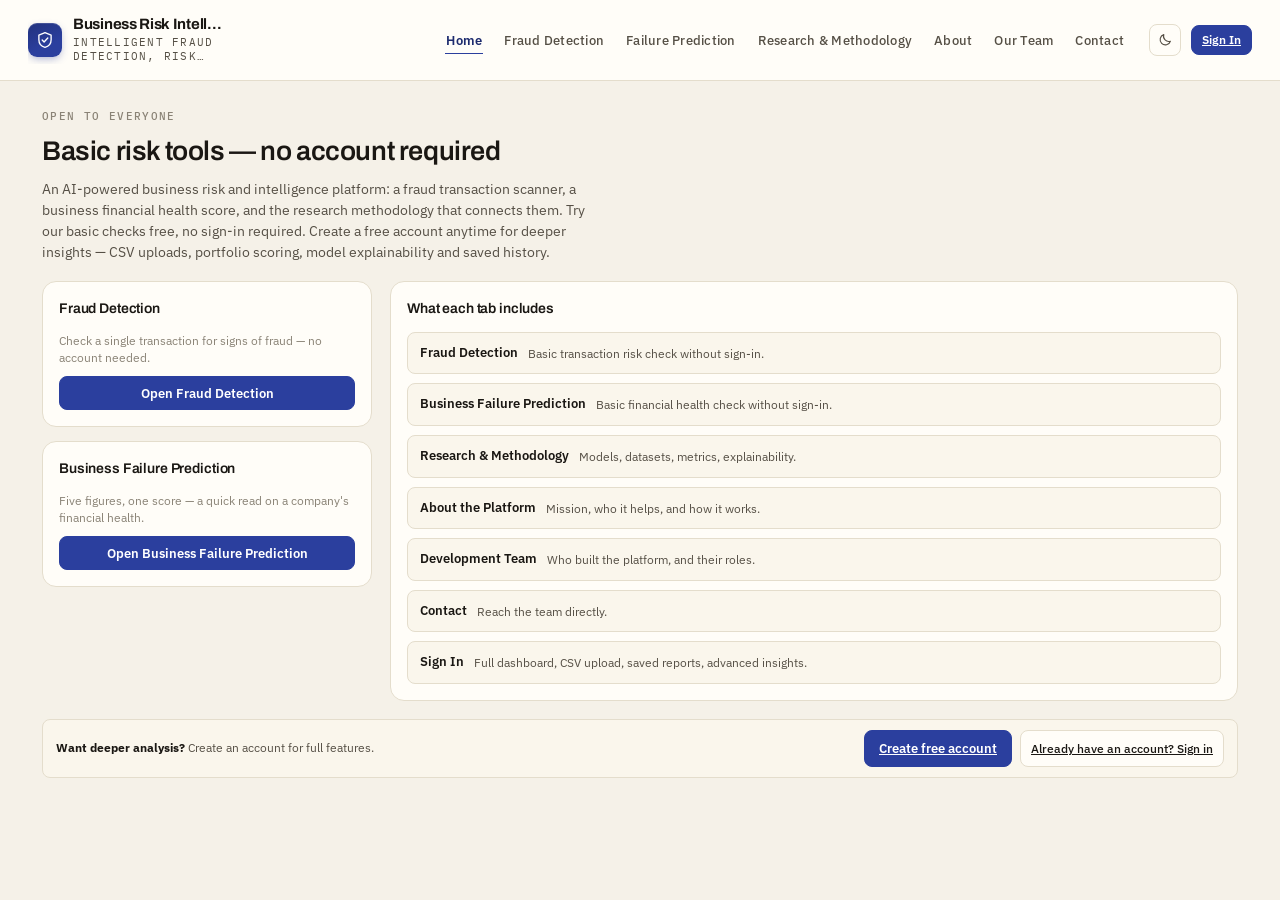
<file: index.html>
<!doctype html>
<html lang="en">
<head>
<meta charset="utf-8">
<meta name="viewport" content="width=device-width, initial-scale=1, viewport-fit=cover">
<link rel="icon" type="image/svg+xml" href="assets/favicon.svg">
<title>Business Risk Intelligence Platform</title>
<meta name="description" content="Basic fraud risk and business health checks, free and without an account. Create a free account for the full scoring platform.">
<link rel="preconnect" href="https://fonts.googleapis.com">
<link rel="preconnect" href="https://fonts.gstatic.com" crossorigin>
<link rel="stylesheet" href="https://fonts.googleapis.com/css2?family=Archivo:wght@500;600;700&family=IBM+Plex+Mono:wght@400;500;600&family=IBM+Plex+Sans:wght@400;500;600&display=swap">
<link rel="stylesheet" href="assets/app.css">
</head>
<body data-page="landing">

<!-- Public marketing shell: a horizontal bar instead of the customer app's
     vertical nav rail, the same way admin.html repurposes .sidebar. No
     sign-in is required for anything on this page. .public-header/.public-nav
     are a dedicated compact variant (see app.css) since seven nav items plus
     the brand block need to wrap cleanly at narrower widths, which the
     vertical rail's own .nav-item styling was never built to do. -->
<header class="sidebar public-header" style="position:sticky;top:0;width:auto;height:auto;flex-direction:row;align-items:center;gap:24px;padding:16px 28px;border-right:0;border-bottom:1px solid var(--line);">
  <div class="brand">
    <div class="brand-mark">
      <svg width="17" height="17" viewBox="0 0 20 20" fill="none" aria-hidden="true">
        <path d="M10 1.8 3.2 4.6v5.1c0 4 2.9 7.4 6.8 8.5 3.9-1.1 6.8-4.5 6.8-8.5V4.6L10 1.8Z" stroke="#fff" stroke-width="1.5" stroke-linejoin="round"/>
        <path d="M6.9 10.1l2.1 2.2 4.1-4.6" stroke="#fff" stroke-width="1.5" stroke-linecap="round" stroke-linejoin="round"/>
      </svg>
    </div>
    <div class="brand-text">
      <div class="brand-name" data-brand="name">Business Risk Intelligence Platform</div>
      <div class="brand-sub">Intelligent Fraud Detection, Risk Assessment &amp; Business Failure Prediction</div>
    </div>
  </div>

  <nav class="public-nav" role="tablist" aria-label="Public sections">
    <button class="public-nav-item" id="pub-tab-home" role="tab" aria-selected="true" aria-controls="pub-panel-home" type="button">Home</button>
    <button class="public-nav-item" id="pub-tab-fraud" role="tab" aria-selected="false" aria-controls="pub-panel-fraud" type="button">Fraud Detection</button>
    <button class="public-nav-item" id="pub-tab-failure" role="tab" aria-selected="false" aria-controls="pub-panel-failure" type="button">Failure Prediction</button>
    <button class="public-nav-item" id="pub-tab-method" role="tab" aria-selected="false" aria-controls="pub-panel-method" type="button">Research &amp; Methodology</button>
    <button class="public-nav-item" id="pub-tab-about" role="tab" aria-selected="false" aria-controls="pub-panel-about" type="button">About</button>
    <button class="public-nav-item" id="pub-tab-team" role="tab" aria-selected="false" aria-controls="pub-panel-team" type="button">Our Team</button>
    <button class="public-nav-item" id="pub-tab-contact" role="tab" aria-selected="false" aria-controls="pub-panel-contact" type="button">Contact</button>
  </nav>

  <div class="sidebar-foot" style="margin-top:0;margin-left:0;padding:0;border-top:0;flex:none;display:flex;align-items:center;gap:10px;">
    <button class="icon-btn" type="button" data-theme-toggle aria-label="Switch to dark theme">
      <svg class="theme-icon-dark" width="15" height="15" viewBox="0 0 20 20" fill="none" aria-hidden="true">
        <path d="M16.5 12.3A7 7 0 0 1 7.7 3.5a7 7 0 1 0 8.8 8.8Z" stroke="currentColor" stroke-width="1.5" stroke-linejoin="round"/>
      </svg>
      <svg class="theme-icon-light" width="15" height="15" viewBox="0 0 20 20" fill="none" aria-hidden="true" hidden>
        <circle cx="10" cy="10" r="3.6" stroke="currentColor" stroke-width="1.5"/>
        <path d="M10 1.6v2M10 16.4v2M18.4 10h-2M3.6 10h-2M15.9 4.1l-1.4 1.4M5.5 14.5l-1.4 1.4M15.9 15.9l-1.4-1.4M5.5 5.5 4.1 4.1" stroke="currentColor" stroke-width="1.5" stroke-linecap="round"/>
      </svg>
    </button>
    <a class="btn btn-primary btn-sm" href="/login">Sign In</a>
  </div>
</header>

<main class="main"><div class="page">

  <!-- ========================= HOME ========================= -->
  <section id="pub-panel-home" role="tabpanel" aria-labelledby="pub-tab-home">
    <div class="section-head">
      <span class="eyebrow">Open to everyone</span>
      <h1>Basic risk tools — no account required</h1>
      <p class="lede">
        An AI-powered business risk and intelligence platform: a fraud transaction scanner,
        a business financial health score, and the research methodology that connects them.
        Try our basic checks free, no sign-in required. Create a free account
        anytime for deeper insights — CSV uploads, portfolio scoring, model explainability
        and saved history.
      </p>
    </div>

    <div class="workbench">
      <div class="stack">
        <div class="card">
          <div class="card-head"><h3>Fraud Detection</h3></div>
          <p class="hint">Check a single transaction for signs of fraud — no account needed.</p>
          <button class="btn btn-primary btn-block" type="button" style="margin-top:10px;" data-goto="fraud">Open Fraud Detection</button>
        </div>
        <div class="card">
          <div class="card-head"><h3>Business Failure Prediction</h3></div>
          <p class="hint">Five figures, one score — a quick read on a company's financial health.</p>
          <button class="btn btn-primary btn-block" type="button" style="margin-top:10px;" data-goto="failure">Open Business Failure Prediction</button>
        </div>
      </div>

      <div class="stack">
        <div class="card">
          <div class="card-head"><h3>What each tab includes</h3></div>
          <div class="rec-list">
            <div class="rec">
              <div class="rec-title">Fraud Detection</div>
              <div class="rec-body">Basic transaction risk check without sign-in.</div>
            </div>
            <div class="rec">
              <div class="rec-title">Business Failure Prediction</div>
              <div class="rec-body">Basic financial health check without sign-in.</div>
            </div>
            <div class="rec">
              <div class="rec-title">Research &amp; Methodology</div>
              <div class="rec-body">Models, datasets, metrics, explainability.</div>
            </div>
            <div class="rec">
              <div class="rec-title">About the Platform</div>
              <div class="rec-body">Mission, who it helps, and how it works.</div>
            </div>
            <div class="rec">
              <div class="rec-title">Development Team</div>
              <div class="rec-body">Who built the platform, and their roles.</div>
            </div>
            <div class="rec">
              <div class="rec-title">Contact</div>
              <div class="rec-body">Reach the team directly.</div>
            </div>
            <div class="rec">
              <div class="rec-title">Sign In</div>
              <div class="rec-body">Full dashboard, CSV upload, saved reports, advanced insights.</div>
            </div>
          </div>
        </div>
      </div>
    </div>

    <div class="banner" style="align-items:center;justify-content:space-between;margin-top:18px;">
      <div>
        <b>Want deeper analysis?</b> Create an account for full features.
      </div>
      <div class="btn-row">
        <a class="btn btn-primary" href="/login">Create free account</a>
        <a class="btn btn-sm" href="/login">Already have an account? Sign in</a>
      </div>
    </div>
  </section>

  <!-- ========================= FRAUD DETECTION ========================= -->
  <section id="pub-panel-fraud" role="tabpanel" aria-labelledby="pub-tab-fraud" hidden>
    <div class="section-head">
      <span class="eyebrow">Open to everyone</span>
      <h1>Fraud Detection</h1>
      <p class="lede">
        Check a single transaction for signs of fraud. No account required. Sign in for the
        full transaction scanner — CSV upload, an entire file scored at once, and model
        explainability behind every result.
      </p>
    </div>

    <div class="workbench">
      <div class="stack">
        <div class="card">
          <div class="card-head">
            <h3>Basic Fraud Risk Check</h3>
            <span class="card-note">Check a single transaction</span>
          </div>
          <div class="stack" id="fraud-controls"></div>
        </div>
      </div>
      <div class="stack">
        <div id="fraud-results"></div>
      </div>
    </div>

    <div class="banner" style="align-items:center;justify-content:space-between;margin-top:18px;">
      <div><b>Want the full scanner?</b> Sign in to upload a CSV and score every transaction at once.</div>
      <div class="btn-row">
        <a class="btn btn-primary" href="/login">Create free account</a>
      </div>
    </div>
  </section>

  <!-- ========================= BUSINESS FAILURE PREDICTION ========================= -->
  <section id="pub-panel-failure" role="tabpanel" aria-labelledby="pub-tab-failure" hidden>
    <div class="section-head">
      <span class="eyebrow">Open to everyone</span>
      <h1>Business Failure Prediction</h1>
      <p class="lede">
        Type in five figures and get a health score out of 100. No account required. Sign in
        for the full nine-field model, a failure-probability estimate, and the model comparison,
        radar and driver charts behind the number.
      </p>
    </div>

    <div class="workbench">
      <div class="stack">
        <div class="card">
          <div class="card-head">
            <h3>Basic Business Health Check</h3>
            <span class="card-note">Five figures, one score</span>
          </div>
          <div class="stack" id="bhealth-controls"></div>
        </div>
      </div>
      <div class="stack">
        <div id="bhealth-results"></div>
      </div>
    </div>

    <div class="banner" style="align-items:center;justify-content:space-between;margin-top:18px;">
      <div><b>Want the full model?</b> Sign in for the complete nine-field score and explainability.</div>
      <div class="btn-row">
        <a class="btn btn-primary" href="/login">Create free account</a>
      </div>
    </div>
  </section>

  <!-- ========================= RESEARCH & METHODOLOGY ========================= -->
  <section id="pub-panel-method" role="tabpanel" aria-labelledby="pub-tab-method" hidden>
    <div class="section-head">
      <span class="eyebrow">Research &amp; methodology</span>
      <h1>How the platform decides</h1>
      <p class="lede">
        Seven methods, implemented and not just described: Random Forest, gradient-boosted
        trees, logistic regression, a small transformer encoder, SHAP, LIME, and the
        evaluation metrics that hold them all to account. Sign in to see the live run log —
        real hyperparameters, real held-out metrics, and every scoring job this session
        has executed.
      </p>
    </div>
    <div class="stack">
      <div class="rec-list">
        <div class="rec">
          <div class="rec-title">Random Forest</div>
          <div class="rec-body">Bootstrap resampling, feature subsampling per split, out-of-bag AUC.</div>
        </div>
        <div class="rec">
          <div class="rec-title">Gradient-boosted trees</div>
          <div class="rec-body">Second-order gradients and hessians, structure-score split gain, shrinkage.</div>
        </div>
        <div class="rec">
          <div class="rec-title">Logistic regression</div>
          <div class="rec-body">Standardised features, L2 penalty, the interpretable baseline.</div>
        </div>
        <div class="rec">
          <div class="rec-title">SHAP &amp; LIME</div>
          <div class="rec-body">Permutation Shapley values and a proximity-weighted local surrogate.</div>
        </div>
      </div>
      <a class="btn btn-primary" href="/login" style="align-self:flex-start;">Sign in for the full methodology view</a>
    </div>
  </section>

  <!-- ========================= ABOUT THE PLATFORM ========================= -->
  <section id="pub-panel-about" role="tabpanel" aria-labelledby="pub-tab-about" hidden>
    <div class="section-head">
      <span class="eyebrow">About the platform</span>
      <h1>Risk decisions, made with the reasons attached</h1>
      <p class="lede">
        This platform helps small and mid-size businesses catch fraud earlier and
        understand their own financial health, without needing a data science team to
        interpret the result. Every score comes with the reasons behind it.
      </p>
    </div>

    <div class="stack">
      <div class="card">
        <div class="card-head"><h3>Our mission</h3></div>
        <p class="hint">
          Financial fraud and business failure rarely announce themselves in advance — by the
          time either is obvious, the damage is usually already done. This platform exists to
          surface that risk earlier, in plain language, so a business owner or analyst can act
          on it instead of discovering it after the fact.
        </p>
      </div>

      <div class="card">
        <div class="card-head"><h3>Who it's for</h3></div>
        <p class="hint">
          Built for small and mid-size businesses, finance teams and analysts who need a fast,
          honest read on transaction risk or financial health — without paying for enterprise
          fraud tooling or hiring a data science team to interpret a black-box score.
        </p>
      </div>

      <div class="card">
        <div class="card-head"><h3>How it works</h3></div>
        <p class="hint">
          Two products, one platform. The <b>fraud scanner</b> derives twelve behavioural
          features from every transaction — timing, channel, cross-border activity, velocity —
          and scores each one through a Random Forest and gradient-boosted ensemble. The
          <b>business health score</b> turns a company's financials into four transparent
          pillars — profitability, liquidity, solvency, growth — plus a machine-learned
          failure-probability estimate. Both come with SHAP and LIME explanations, so every
          score names the reasons behind it rather than asking for trust.
        </p>
      </div>

      <div class="card">
        <div class="card-head"><h3>What makes it different</h3></div>
        <p class="hint">
          The models are real, not page text — Random Forest and gradient-boosted trees are
          implemented from scratch and run in the browser every time the platform scores,
          alongside a logistic baseline kept deliberately visible for comparison. No transaction
          or financial data ever leaves the browser to reach a server, which keeps the product
          outside PCI-DSS scope and removes any server-side breach surface for that data
          entirely.
        </p>
      </div>
    </div>
  </section>

  <!-- ========================= DEVELOPMENT TEAM ========================= -->
  <section id="pub-panel-team" role="tabpanel" aria-labelledby="pub-tab-team" hidden>
    <div class="section-head">
      <span class="eyebrow">Development team</span>
      <h1>Development Team</h1>
      <p class="lede">
        Three co-developers, one platform — from research methodology to the working product.
      </p>
    </div>

    <div class="team-grid">
      <div class="card team-card">
        <img class="team-photo" src="assets/team/raf.jpg" alt="Istiaque Mahmud" width="136" height="136">
        <div class="card-head"><h3>Istiaque Mahmud</h3></div>
        <div class="team-role">Co-Developer | MBA Graduate, MSU Texas</div>
        <p class="hint">
          Contributes to research integration, AI/ML model development, system design, testing,
          and implementation, with a focus on fraud detection and business failure prediction.
        </p>
        <a class="team-email" href="mailto:imr.rafat@gmail.com">imr.rafat@gmail.com</a>
      </div>

      <div class="card team-card">
        <img class="team-photo" src="assets/team/rahul.jpg" alt="Dipon Das Rahul" width="136" height="136">
        <div class="card-head"><h3>Dipon Das Rahul</h3></div>
        <div class="team-role">Co-Developer | MBA Graduate, MSU Texas</div>
        <p class="hint">
          Contributes to AI/ML implementation, platform development, system integration, testing,
          and data-driven fraud and business risk assessment features.
        </p>
        <a class="team-email" href="mailto:dipondasrahul@gmail.com">dipondasrahul@gmail.com</a>
      </div>

      <div class="card team-card">
        <img class="team-photo" src="assets/team/sayed.jpg" alt="Sayer Bin Shafi" width="136" height="136">
        <div class="card-head"><h3>Sayer Bin Shafi</h3></div>
        <div class="team-role">Co-Developer | MBA Graduate, MSU Texas</div>
        <p class="hint">
          Contributes to platform development, AI/ML implementation, system integration, testing,
          and deployment of fraud detection and business failure prediction features.
        </p>
        <a class="team-email" href="mailto:sayershafi@gmail.com">sayershafi@gmail.com</a>
      </div>
    </div>

    <div class="card" style="margin-top:14px;">
      <div class="card-head"><h3>About the Team</h3></div>
      <p class="hint">
        The three co-developers are MBA graduates of Midwestern State University (MSU Texas)
        who collaborated on the design, development, testing, and implementation of the
        platform. The team focuses on transforming research-based methodologies into practical
        AI-driven tools for financial fraud detection and small-business failure prediction.
      </p>
    </div>
  </section>

  <!-- ========================= CONTACT ========================= -->
  <section id="pub-panel-contact" role="tabpanel" aria-labelledby="pub-tab-contact" hidden>
    <div class="section-head">
      <span class="eyebrow">Contact</span>
      <h1>Get in touch</h1>
      <p class="lede">
        Questions about the platform, the research behind it, or setting up a full account?
        Reach any of the co-developers directly.
      </p>
    </div>

    <div class="stack">
      <div class="rec-list">
        <div class="rec">
          <div class="rec-title">Istiaque Mahmud</div>
          <div class="rec-body">
            <a href="mailto:imr.rafat@gmail.com">imr.rafat@gmail.com</a>
            &nbsp;·&nbsp;
            <a href="https://wa.me/19409015173" target="_blank" rel="noopener">WhatsApp: +1 (940) 901-5173</a>
          </div>
        </div>
        <div class="rec">
          <div class="rec-title">Dipon Das Rahul</div>
          <div class="rec-body">
            <a href="mailto:dipondasrahul@gmail.com">dipondasrahul@gmail.com</a>
            &nbsp;·&nbsp;
            <a href="https://wa.me/19409017007" target="_blank" rel="noopener">WhatsApp: +1 (940) 901-7007</a>
          </div>
        </div>
        <div class="rec">
          <div class="rec-title">Sayer Bin Shafi</div>
          <div class="rec-body">
            <a href="mailto:sayershafi@gmail.com">sayershafi@gmail.com</a>
            &nbsp;·&nbsp;
            <a href="https://wa.me/19403864534" target="_blank" rel="noopener">WhatsApp: +1 (940) 386-4534</a>
          </div>
        </div>
      </div>
      <div class="card">
        <p class="hint">Already have an account? Sign in and reach the team from your dashboard for account-specific questions.</p>
        <a class="btn btn-primary" href="/login" style="margin-top:10px;">Sign In</a>
      </div>
    </div>
  </section>

</div></main>

<script src="assets/brand.js"></script>
<script src="assets/ui.js"></script>
<!-- data.js reads BRI.ML at load time for its random-number helpers, so
     ml.js has to come first, same ordering as admin.html. -->
<script src="assets/ml.js"></script>
<script src="assets/data.js"></script>
<script src="assets/auth.js"></script>
<script src="assets/landing.js"></script>

</body>
</html>
</file>
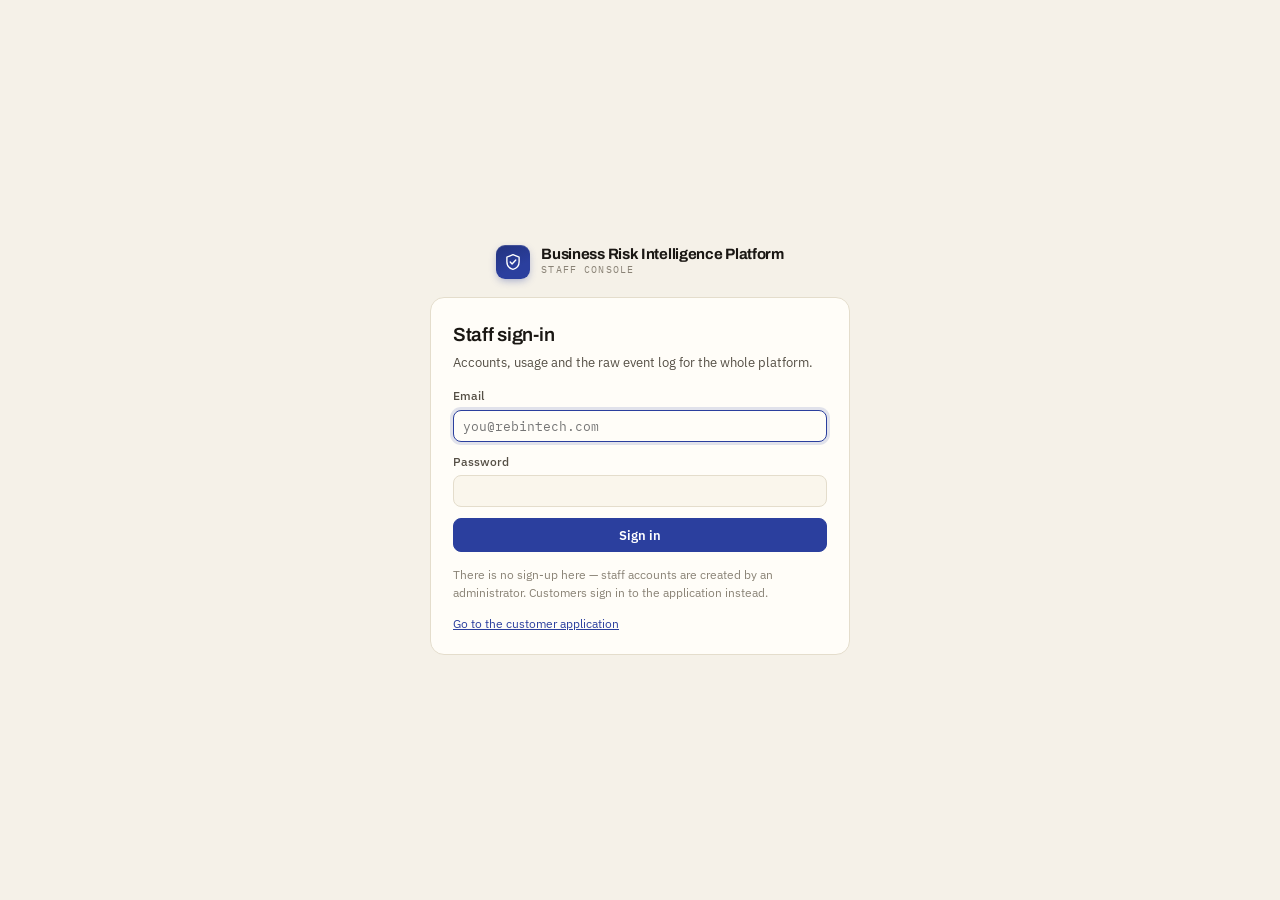
<file: admin.html>
<!doctype html>
<html lang="en">
<head>
<meta charset="utf-8">
<meta name="viewport" content="width=device-width, initial-scale=1, viewport-fit=cover">
<link rel="icon" type="image/svg+xml" href="assets/favicon.svg">
<title>Business Risk Intelligence Platform — Staff Console</title>
<meta name="description" content="Staff console for the Business Risk Intelligence Platform: accounts, usage activity and the raw event log. Not part of the customer application.">
<link rel="preconnect" href="https://fonts.googleapis.com">
<link rel="preconnect" href="https://fonts.gstatic.com" crossorigin>
<link rel="stylesheet" href="https://fonts.googleapis.com/css2?family=Archivo:wght@500;600;700&family=IBM+Plex+Mono:wght@400;500;600&family=IBM+Plex+Sans:wght@400;500;600&display=swap">
<link rel="stylesheet" href="assets/app.css">
</head>
<body data-page="console">

<!-- Staff sign-in gate. Filled and shown by admin.js when there is no
     session, or when the session belongs to a customer rather than staff. -->
<div class="auth-gate" id="admin-gate" hidden></div>

<div id="admin-shell" hidden>

<!-- The customer app has a full navigation rail; a console with one screen
     does not need one, so the sidebar shell is laid down as a top bar. -->
<header class="sidebar" style="position:sticky;top:0;width:auto;height:auto;flex-direction:row;align-items:center;gap:14px;padding:10px 18px;border-right:0;border-bottom:1px solid var(--line);">
  <div class="brand">
    <div class="brand-mark">
      <svg width="17" height="17" viewBox="0 0 20 20" fill="none" aria-hidden="true">
        <path d="M10 1.8 3.2 4.6v5.1c0 4 2.9 7.4 6.8 8.5 3.9-1.1 6.8-4.5 6.8-8.5V4.6L10 1.8Z" stroke="#fff" stroke-width="1.5" stroke-linejoin="round"/>
        <path d="M6.9 10.1l2.1 2.2 4.1-4.6" stroke="#fff" stroke-width="1.5" stroke-linecap="round" stroke-linejoin="round"/>
      </svg>
    </div>
    <div class="brand-text">
      <div class="brand-name" data-brand="name">Business Risk Intelligence Platform</div>
      <div class="brand-sub">Staff console</div>
    </div>
  </div>

  <div class="sidebar-foot" style="margin-top:0;margin-left:auto;padding:0;border-top:0;flex:none;">
    <a href="/login" class="btn btn-sm">Customer app</a>
    <span class="hint mono" id="admin-who"></span>
    <button class="btn btn-sm" id="admin-signout" type="button">Sign out</button>
    <button class="icon-btn" data-theme-toggle type="button" aria-label="Switch to dark theme">
      <svg class="theme-icon-dark" width="15" height="15" viewBox="0 0 20 20" fill="none" aria-hidden="true">
        <path d="M16.5 12.3A7 7 0 0 1 7.7 3.5a7 7 0 1 0 8.8 8.8Z" stroke="currentColor" stroke-width="1.5" stroke-linejoin="round"/>
      </svg>
      <svg class="theme-icon-light" width="15" height="15" viewBox="0 0 20 20" fill="none" aria-hidden="true" hidden>
        <circle cx="10" cy="10" r="3.6" stroke="currentColor" stroke-width="1.5"/>
        <path d="M10 1.6v2M10 16.4v2M18.4 10h-2M3.6 10h-2M15.9 4.1l-1.4 1.4M5.5 14.5l-1.4 1.4M15.9 15.9l-1.4-1.4M5.5 5.5 4.1 4.1" stroke="currentColor" stroke-width="1.5" stroke-linecap="round"/>
      </svg>
    </button>
  </div>
</header>

<main class="main"><div class="page">

  <div class="section-head">
    <span class="eyebrow">Staff console</span>
    <h1>Who is using the platform, and for what</h1>
    <p class="lede">
      Every account, every sign-in, every file scanned and every health score run — with the
      rows processed, the exposure flagged and the trend over the last month. This console is
      separate from <a href="/login">the customer application</a> and is
      reachable only with a staff account.
    </p>
  </div>

  <div class="stack" id="admin-body"></div>

  <p class="footnote">
    The console reads the same account and usage store the customer application writes to. It runs
    no models of its own — every number here is counted from recorded events, not estimated.
  </p>

</div></main>
</div>

<script src="assets/brand.js"></script>
<script src="assets/ui.js"></script>
<!-- data.js reads BRI.ML at load time for its random-number helpers, so ml.js
     has to come first even though the console does no modelling itself. -->
<script src="assets/ml.js"></script>
<script src="assets/data.js"></script>
<script src="assets/auth.js"></script>
<script src="assets/admin.js"></script>

</body>
</html>
</file>
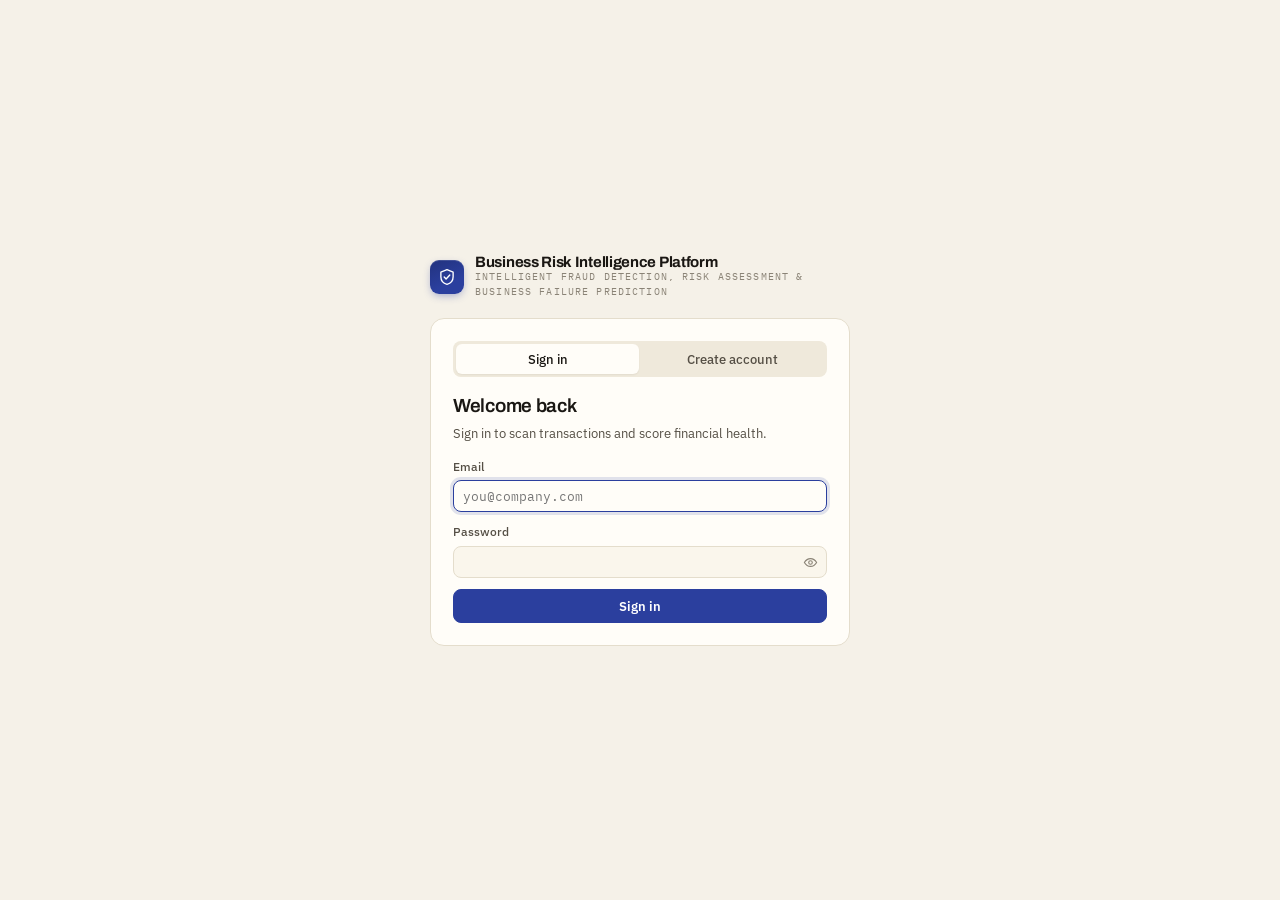
<file: app.html>
<!doctype html>
<html lang="en">
<head>
<meta charset="utf-8">
<meta name="viewport" content="width=device-width, initial-scale=1, viewport-fit=cover">
<link rel="icon" type="image/svg+xml" href="assets/favicon.svg">
<title>Business Risk Intelligence Platform</title>
<meta name="description" content="An AI-powered business risk and intelligence platform: fraud transaction scanning, business financial health scoring, and the research methodology behind both.">
<link rel="preconnect" href="https://fonts.googleapis.com">
<link rel="preconnect" href="https://fonts.gstatic.com" crossorigin>
<link rel="stylesheet" href="https://fonts.googleapis.com/css2?family=Archivo:wght@500;600;700&family=IBM+Plex+Mono:wght@400;500;600&family=IBM+Plex+Sans:wght@400;500;600&display=swap">
<link rel="stylesheet" href="assets/app.css">
</head>
<body>

<!-- Sign-in gate. Filled and shown by app.js when there is no session. -->
<div class="auth-gate" id="auth-gate" hidden></div>

<div class="layout" id="app-layout" hidden>

<aside class="sidebar">
  <div class="brand">
    <div class="brand-mark">
      <svg width="17" height="17" viewBox="0 0 20 20" fill="none" aria-hidden="true">
        <path d="M10 1.8 3.2 4.6v5.1c0 4 2.9 7.4 6.8 8.5 3.9-1.1 6.8-4.5 6.8-8.5V4.6L10 1.8Z" stroke="#fff" stroke-width="1.5" stroke-linejoin="round"/>
        <path d="M6.9 10.1l2.1 2.2 4.1-4.6" stroke="#fff" stroke-width="1.5" stroke-linecap="round" stroke-linejoin="round"/>
      </svg>
    </div>
    <div class="brand-text">
      <div class="brand-name" data-brand="name">Business Risk Intelligence Platform</div>
      <div class="brand-sub">Intelligent Fraud Detection, Risk Assessment &amp; Business Failure Prediction</div>
    </div>
  </div>

  <nav class="nav" role="tablist" aria-label="Platform sections">
    <button class="nav-item" id="tab-dashboard" role="tab" aria-selected="true" aria-controls="panel-dashboard" type="button">
      <span class="nav-num" aria-hidden="true"><svg width="15" height="15" viewBox="0 0 24 24" fill="none"><rect x="3" y="3" width="7" height="9" rx="1.5" stroke="currentColor" stroke-width="1.8"/><rect x="14" y="3" width="7" height="5" rx="1.5" stroke="currentColor" stroke-width="1.8"/><rect x="14" y="12" width="7" height="9" rx="1.5" stroke="currentColor" stroke-width="1.8"/><rect x="3" y="16" width="7" height="5" rx="1.5" stroke="currentColor" stroke-width="1.8"/></svg></span><span class="nav-label">Dashboard</span>
    </button>
    <button class="nav-item" id="tab-scanner" role="tab" aria-selected="false" aria-controls="panel-scanner" type="button">
      <span class="nav-num" aria-hidden="true"><svg width="15" height="15" viewBox="0 0 24 24" fill="none"><circle cx="11" cy="11" r="7" stroke="currentColor" stroke-width="1.8"/><path d="M21 21l-4.3-4.3" stroke="currentColor" stroke-width="1.8" stroke-linecap="round"/></svg></span><span class="nav-label">Fraud scanner</span>
    </button>
    <button class="nav-item" id="tab-health" role="tab" aria-selected="false" aria-controls="panel-health" type="button">
      <span class="nav-num" aria-hidden="true"><svg width="15" height="15" viewBox="0 0 24 24" fill="none"><path d="M3 12h4l2.5-7 4 14 2.5-7H21" stroke="currentColor" stroke-width="1.8" stroke-linecap="round" stroke-linejoin="round"/></svg></span><span class="nav-label">Health score</span>
    </button>
    <button class="nav-item" id="tab-method" role="tab" aria-selected="false" aria-controls="panel-method" type="button">
      <span class="nav-num" aria-hidden="true"><svg width="15" height="15" viewBox="0 0 24 24" fill="none"><path d="M9 3h6l1 3.5 3.3 1.9.2 3.8-2.5 2.8v3.8l-3 1.7-1-3H9l-1 3-3-1.7v-3.8L2.5 12.2l.2-3.8L6 6.5 7 3Z" stroke="currentColor" stroke-width="1.5" stroke-linejoin="round"/><circle cx="12" cy="12" r="3" stroke="currentColor" stroke-width="1.5"/></svg></span><span class="nav-label">Methodology</span>
    </button>
    <button class="nav-item" id="tab-activity" role="tab" aria-selected="false" aria-controls="panel-activity" type="button">
      <span class="nav-num" aria-hidden="true"><svg width="15" height="15" viewBox="0 0 24 24" fill="none"><path d="M3 12h4l2-6 4 12 2-8 2 4h4" stroke="currentColor" stroke-width="1.8" stroke-linecap="round" stroke-linejoin="round"/></svg></span><span class="nav-label">Activity</span>
    </button>
  </nav>

  <!-- Staff only. The console is a separate page, not a tab in the product. -->
  <a class="nav-item staff-link" id="staff-link" href="/admin" hidden>
    <span class="nav-num">&#9881;</span><span class="nav-label">Staff console</span>
  </a>

  <div class="sidebar-foot">
    <button class="icon-btn" id="theme-toggle" type="button" data-theme-toggle aria-label="Switch to dark theme">
      <svg class="theme-icon-dark" width="15" height="15" viewBox="0 0 20 20" fill="none" aria-hidden="true">
        <path d="M16.5 12.3A7 7 0 0 1 7.7 3.5a7 7 0 1 0 8.8 8.8Z" stroke="currentColor" stroke-width="1.5" stroke-linejoin="round"/>
      </svg>
      <svg class="theme-icon-light" width="15" height="15" viewBox="0 0 20 20" fill="none" aria-hidden="true" hidden>
        <circle cx="10" cy="10" r="3.6" stroke="currentColor" stroke-width="1.5"/>
        <path d="M10 1.6v2M10 16.4v2M18.4 10h-2M3.6 10h-2M15.9 4.1l-1.4 1.4M5.5 14.5l-1.4 1.4M15.9 15.9l-1.4-1.4M5.5 5.5 4.1 4.1" stroke="currentColor" stroke-width="1.5" stroke-linecap="round"/>
      </svg>
    </button>
  </div>

  <div class="user-block" id="user-block" hidden></div>
</aside>

<main class="main"><div class="page">

  <!-- ======================= 00 · DASHBOARD ======================= -->
  <section id="panel-dashboard" role="tabpanel" aria-labelledby="tab-dashboard">
    <div class="section-head">
      <span class="eyebrow">Dashboard</span>
      <h1>Your risk desk</h1>
      <p class="lede">
        What this account has scanned and scored, and where to pick up next.
      </p>
    </div>

    <div class="stack" id="dashboard-body"></div>
  </section>

  <!-- ===================== 01 · FRAUD SCANNER ===================== -->
  <section id="panel-scanner" role="tabpanel" aria-labelledby="tab-scanner" hidden>
    <div class="section-head">
      <span class="eyebrow">Section 01 — Transaction scanner</span>
      <h1>Find the fraud buried in the file</h1>
      <p class="lede">
        Upload a transaction CSV and the platform maps the columns, derives twelve behavioural
        features and scores every row through a Random Forest and gradient-boosted ensemble.
        The queue that comes back is ordered by expected loss, and each case names the
        features that put it there.
      </p>
    </div>

    <div class="workbench">
      <div class="stack" id="scan-controls"></div>
      <div class="stack" id="scan-results"></div>
    </div>
  </section>

  <!-- ===================== 02 · HEALTH SCORE ====================== -->
  <section id="panel-health" role="tabpanel" aria-labelledby="tab-health" hidden>
    <div class="section-head">
      <span class="eyebrow">Section 02 — Business financial health</span>
      <h1>One score, and the reasons behind it</h1>
      <p class="lede">
        Type the figures in or upload a file of companies. You get a health score out of 100 built
        from four transparent pillars, a model estimate of failure probability over 24 months, the
        drivers behind it, and recommendations that carry the number closing each gap.
      </p>
    </div>

    <div class="workbench">
      <div class="stack" id="health-controls"></div>
      <div class="stack" id="health-results"></div>
    </div>
  </section>

  <!-- ===================== 03 · METHODOLOGY ======================= -->
  <section id="panel-method" role="tabpanel" aria-labelledby="tab-method" hidden>
    <div class="section-head">
      <span class="eyebrow">Section 03 — Research methodology</span>
      <h1>How the platform decides, and what it scored</h1>
      <p class="lede">
        Seven methods, each with the live evidence that it ran in this session — real
        hyperparameters, real held-out metrics, and an auditable log of every fit and every
        scoring batch. The models below are not descriptions of models. They are the models.
      </p>
    </div>

    <div class="stack" id="method-body"></div>
  </section>

  <!-- ======================== 04 · ACTIVITY ======================== -->
  <section id="panel-activity" role="tabpanel" aria-labelledby="tab-activity" hidden>
    <div class="section-head">
      <span class="eyebrow">Section 04 — Activity</span>
      <h1>Your recent activity</h1>
      <p class="lede">
        Every sign-in, scan and health score this account has run, newest first.
      </p>
    </div>

    <div class="stack" id="activity-body"></div>
  </section>

  <p class="footnote">
    Built as a self-contained browser application: no server, no database, and no external
    machine-learning library. The tree ensembles, the logistic baseline, the transformer encoder
    and the SHAP and LIME explainers are implemented in <span class="mono">assets/ml.js</span> and
    execute locally every time the platform scores. Reference datasets are synthetic and generated
    in-page from documented processes, so nothing you load leaves the browser.
  </p>

</div></main>
</div>

<script src="assets/brand.js"></script>
<script src="assets/ui.js"></script>
<script src="assets/ml.js"></script>
<script src="assets/data.js"></script>
<script src="assets/auth.js"></script>
<script src="assets/app.js"></script>

</body>
</html>
</file>
<file: assets/app.css>
/* ============================================================================
   app.css - Business Analytics design system

   A cream paper ground with a deep blue accent - the palette of a printed
   credit file. The dark variant is restepped from the same family rather than
   inverted: a warm near-black, not a blue-black, so the two themes read as one
   identity seen under different light.

   Cream is the default in every case. The page deliberately does NOT follow
   prefers-color-scheme: the client asked for this palette to be the product's
   face, so a viewer whose operating system is dark still opens on cream and
   reaches the dark variant only by choosing it. That choice stamps
   data-theme="dark" on the root element, which is the single block below that
   redefines the tokens.

   (To follow the operating system instead, duplicate that block inside
   @media (prefers-color-scheme: dark) with a :root:not([data-theme="light"])
   guard, and restore the matchMedia branch in initTheme.)
   ========================================================================== */

:root {
  color-scheme: light;

  --paper:        #f5f1e8;
  --surface:      #fffdf8;
  --surface-2:    #faf6ec;
  --surface-3:    #efe9db;

  --ink:          #1a1713;
  --ink-2:        #554f45;
  --muted:        #8a8376;

  --line:         #e4ddcc;
  --line-strong:  #cdc4ae;

  --accent:       #2b3f9e;
  --accent-hover: #22327e;
  --accent-soft:  #e8e9f5;
  --accent-ink:   #1d2b6e;

  /* Severity is reserved: never used for a chart series or as decoration. */
  --good:         #0ca30c;
  --warning:      #fab219;
  --serious:      #ec835a;
  --critical:     #d03b3b;
  --good-soft:    #e6f3e2;
  --warning-soft: #fcf1d6;
  --serious-soft: #fae9e0;
  --critical-soft:#f8e3e0;

  --s1:           #2a78d6;
  --s2:           #eb6834;
  --s3:           #1baf7a;

  --grid:         #eae3d4;
  --axis:         #cdc4ae;

  --shadow-sm:    0 1px 2px rgba(40, 32, 20, .06);
  --shadow-md:    0 4px 16px -4px rgba(40, 32, 20, .13);

  --r-sm: 4px;
  --r-md: 8px;
  --r-lg: 14px;

  --font-display: "Archivo", "Segoe UI", system-ui, sans-serif;
  --font-body:    "IBM Plex Sans", "Segoe UI", system-ui, sans-serif;
  --font-mono:    "IBM Plex Mono", ui-monospace, "Cascadia Mono", Consolas, monospace;
}

:root[data-theme="dark"] {
  color-scheme: dark;
  --paper:        #14110c;
  --surface:      #1e1a14;
  --surface-2:    #26211a;
  --surface-3:    #332c22;
  --ink:          #f5f1e8;
  --ink-2:        #b5ad9c;
  --muted:        #8a8376;
  --line:         #322c22;
  --line-strong:  #4a4234;
  --accent:       #93a4f0;
  --accent-hover: #aab8f5;
  --accent-soft:  #232742;
  --accent-ink:   #c4cdfa;
  --good-soft:    #13260f;
  --warning-soft: #2e2510;
  --serious-soft: #2e1d14;
  --critical-soft:#2d1614;
  --s1:           #3987e5;
  --s2:           #d95926;
  --s3:           #199e70;
  --grid:         #2a2419;
  --axis:         #4a4234;
  --shadow-sm:    0 1px 2px rgba(0, 0, 0, .45);
  --shadow-md:    0 6px 22px -6px rgba(0, 0, 0, .65);
}

/* ------------------------------------------------------------------ base */

* { box-sizing: border-box; }

body {
  margin: 0;
  overflow-x: hidden;
  background: var(--paper);
  color: var(--ink);
  font-family: var(--font-body);
  font-size: 14px;
  line-height: 1.55;
  -webkit-font-smoothing: antialiased;
}

h1, h2, h3, h4 {
  font-family: var(--font-display);
  font-weight: 600;
  letter-spacing: -.015em;
  text-wrap: balance;
  margin: 0;
}

p { margin: 0; }

a { color: var(--accent); }

:focus-visible {
  outline: 2px solid var(--accent);
  outline-offset: 2px;
  border-radius: 3px;
}

.mono { font-family: var(--font-mono); font-variant-numeric: tabular-nums; }
.num  { font-family: var(--font-mono); font-variant-numeric: tabular-nums; }

.eyebrow {
  font-family: var(--font-mono);
  font-size: 10.5px;
  letter-spacing: .13em;
  text-transform: uppercase;
  color: var(--muted);
  font-weight: 500;
}

.sr-only {
  position: absolute; width: 1px; height: 1px; padding: 0; margin: -1px;
  overflow: hidden; clip: rect(0 0 0 0); white-space: nowrap; border: 0;
}

/* The publish skeleton supplies this, a plain file does not - and without it
   an SVG carrying the hidden attribute still paints, because the UA rule for
   [hidden] does not reach the SVG namespace in every engine. */
[hidden] { display: none !important; }

/* --------------------------------------------------------------- sidebar */

.layout { display: flex; align-items: flex-start; min-height: 100%; }

.sidebar {
  position: sticky;
  top: env(safe-area-inset-top, 0px);
  z-index: 40;
  width: 244px;
  flex: none;
  height: 100vh;
  height: 100dvh;
  overflow-y: auto;
  display: flex;
  flex-direction: column;
  gap: 22px;
  padding: 28px 0 18px;
  background: var(--surface);
  border-right: 1px solid var(--line);
}

.brand { display: flex; align-items: center; gap: 11px; padding: 0 18px; margin-bottom: 4px; }

.brand-mark {
  width: 34px; height: 34px; flex: none;
  border-radius: 9px;
  background: linear-gradient(155deg, var(--accent-hover), var(--accent) 65%);
  box-shadow: 0 3px 8px -2px color-mix(in srgb, var(--accent) 45%, transparent),
              inset 0 1px 0 rgba(255,255,255,.14);
  display: grid; place-items: center;
}
.brand-mark svg { display: block; width: 18px; height: 18px; }

.brand-name {
  font-family: var(--font-display);
  font-weight: 700;
  font-size: 15px;
  letter-spacing: -.02em;
  line-height: 1.1;
  color: var(--ink);
}
.brand-sub {
  font-family: var(--font-mono);
  font-size: 9.5px;
  letter-spacing: .12em;
  text-transform: uppercase;
  color: var(--muted);
}

.nav { display: flex; flex-direction: column; gap: 1px; padding: 0 10px; }

.nav-item {
  position: relative;
  appearance: none;
  border: 0;
  background: transparent;
  color: var(--ink-2);
  font-family: var(--font-body);
  font-size: 13px;
  font-weight: 500;
  text-align: left;
  padding: 9px 12px;
  border-radius: var(--r-md);
  cursor: pointer;
  display: flex;
  align-items: center;
  gap: 11px;
  white-space: nowrap;
  transition: background .14s, color .14s;
}
.nav-item:hover { background: var(--surface-2); color: var(--ink); }
.nav-item[aria-selected="true"] {
  background: var(--accent-soft);
  color: var(--accent-ink);
  font-weight: 600;
  box-shadow: inset 0 1px 0 color-mix(in srgb, var(--accent-soft) 55%, white 45%);
}
/* The rail marks the active section without spending another colour on it. */
.nav-item[aria-selected="true"]::before {
  content: "";
  position: absolute;
  left: -10px;
  top: 7px;
  bottom: 7px;
  width: 3px;
  border-radius: 0 2px 2px 0;
  background: var(--accent);
}
.nav-num {
  display: flex;
  align-items: center;
  justify-content: center;
  color: var(--muted);
  flex: none;
  line-height: 0;
}
.nav-item[aria-selected="true"] .nav-num { color: var(--accent); }

/* Sits below the section list, separated, because it leaves the product. */
.staff-link {
  margin: 6px 10px 0;
  text-decoration: none;
  border-top: 1px solid var(--line);
  border-radius: 0;
  padding-top: 13px;
  color: var(--muted);
}
.staff-link:hover { background: transparent; color: var(--accent); }
.staff-link .nav-num { font-size: 12px; }
@media (max-width: 900px) {
  .staff-link { margin: 0; border-top: 0; padding-top: 7px; }
}

.sidebar-foot {
  margin-top: auto;
  padding: 14px 16px 0;
  border-top: 1px solid var(--line);
  display: flex;
  align-items: center;
  justify-content: flex-end;
  gap: 10px;
  flex-wrap: wrap;
}

/* ------------------------------------------------------- public header */
/* The no-login landing page repurposes .sidebar as a horizontal bar (see
   admin.html's precedent), but seven nav items plus a two-line brand block
   overflow a single row at anything narrower than a wide desktop - wrapping
   .nav-item, built for the vertical rail, looks broken once it does: its
   active-state marker is an absolutely-positioned bar meant to sit in a
   rail's left gutter, which reads as a stray floating box once the item
   wraps onto its own line. .public-header/.public-nav/.public-nav-item are a
   dedicated, compact variant that wraps cleanly instead of assuming one row. */

.public-header {
  flex-wrap: wrap;
  row-gap: 10px;
}
.public-header .brand { padding: 0; margin-bottom: 0; min-width: 0; flex: 1 1 0; overflow: hidden; }
.public-header .brand-text { min-width: 0; display: flex; flex-direction: column; overflow: hidden; }
.public-header .brand-name {
  font-size: 15px;
  white-space: nowrap;
  overflow: hidden;
  text-overflow: ellipsis;
}
.public-header .brand-sub {
  font-size: 10.5px;
  color: var(--ink-2);
  line-height: 1.4;
  margin-top: 2px;
  overflow: hidden;
  text-overflow: ellipsis;
  display: -webkit-box;
  -webkit-line-clamp: 2;
  -webkit-box-orient: vertical;
}

/* Minimal corporate treatment: plain text links, generous tracking, an
   underline accent marks the active item - no filled pill, no background
   box on either state, so nothing reads as a "button" fighting the brand
   wordmark for attention. */
.public-nav {
  display: flex;
  flex-wrap: wrap;
  align-items: center;
  gap: 20px;
  padding: 0;
  flex: 1 1 auto;
  min-width: 0;
  justify-content: flex-end;
}
.public-nav-item {
  position: relative;
  -webkit-appearance: none;
  appearance: none;
  outline: none;
  border: 0;
  box-shadow: none;
  background: transparent;
  color: var(--ink-2);
  font-family: var(--font-body);
  font-size: 12.5px;
  font-weight: 500;
  letter-spacing: .02em;
  line-height: 1.3;
  white-space: nowrap;
  padding: 6px 1px;
  border-radius: 0;
  cursor: pointer;
  transition: color .16s ease;
}
.public-nav-item::-moz-focus-inner { border: 0; }
.public-nav-item::after {
  content: "";
  position: absolute;
  left: 0; right: 100%;
  bottom: 0;
  height: 1.5px;
  background: var(--accent);
  transition: right .18s ease;
}
.public-nav-item:hover { color: var(--ink); }
.public-nav-item[aria-selected="true"] {
  color: var(--accent-ink);
  font-weight: 600;
}
.public-nav-item[aria-selected="true"]::after { right: 0; }

@media (max-width: 1100px) {
  .public-header { padding: 10px 16px; }
  .public-header .brand-text { display: flex; }
}
[data-page="landing"] .main { padding-top: 0; }
@media (max-width: 720px) {
  .public-header { padding: 10px 14px; box-sizing: border-box; gap: 10px; }
  .public-header .brand-text { display: flex; }
  .public-header .sidebar-foot { display: none !important; }
  .public-nav { width: 100%; order: 3; justify-content: flex-start; gap: 16px 20px; }
}
@media (max-width: 420px) {
  .public-nav { gap: 12px 16px; }
  .public-nav-item { font-size: 12px; }
}

.icon-btn {
  appearance: none;
  width: 32px; height: 32px;
  flex: none;
  display: grid; place-items: center;
  border: 1px solid var(--line);
  background: var(--surface);
  color: var(--ink-2);
  border-radius: var(--r-md);
  cursor: pointer;
  transition: border-color .14s, color .14s, box-shadow .14s, transform .14s;
}
.icon-btn:hover {
  border-color: var(--line-strong);
  color: var(--ink);
  box-shadow: var(--shadow-sm);
  transform: translateY(-1px);
}
.icon-btn:active { transform: translateY(0); }

/* Below this width the rail would eat the working area, so it lies down into
   a scrollable strip across the top and the labels drop away first. */
@media (max-width: 900px) {
  .layout { flex-direction: column; align-items: stretch; }
  .sidebar {
    width: auto;
    height: auto;
    flex-direction: row;
    align-items: center;
    gap: 12px;
    padding: 8px 16px;
    border-right: 0;
    border-bottom: 1px solid var(--line);
    overflow-x: auto;
    overflow-y: visible;
  }
  .brand { padding: 0; flex: none; }
  .brand-text { display: none; }
  .nav { flex-direction: row; padding: 0; gap: 2px; }
  .nav-item { padding: 7px 11px; }
  .nav-item[aria-selected="true"]::before { display: none; }
  .sidebar-foot {
    margin-top: 0;
    margin-left: auto;
    padding: 0;
    border-top: 0;
    flex: none;
  }
}
@media (max-width: 560px) {
  .nav-label { display: none; }
  .nav-item { gap: 0; }
  .nav-num { font-size: 11px; }
}

/* ------------------------------------------------------------------ shell */

.main { flex: 1 1 auto; min-width: 0; }

.page { max-width: 1240px; margin: 0 auto; padding: 24px 22px 72px; }

.section-head { margin-bottom: 18px; }
.section-head h1 { font-size: clamp(21px, 3.2vw, 27px); margin-top: 4px; }
.section-head .lede {
  color: var(--ink-2);
  max-width: 68ch;
  margin-top: 7px;
  font-size: 13.5px;
}

.workbench {
  display: grid;
  grid-template-columns: 330px minmax(0, 1fr);
  gap: 18px;
  align-items: start;
}
/* The rail already takes 236px, so the two-column workbench has to give up
   earlier than the viewport width alone would suggest. */
@media (max-width: 1160px) { .workbench { grid-template-columns: 1fr; } }

.scan-overview {
  display: grid;
  grid-template-columns: minmax(220px, 280px) 1fr;
  gap: 14px;
  margin-top: 14px;
}
@media (max-width: 720px) { .scan-overview { grid-template-columns: 1fr; } }

.health-visuals {
  display: grid;
  grid-template-columns: repeat(2, minmax(0, 1fr));
  gap: 14px;
  margin-bottom: 14px;
}
@media (max-width: 860px) { .health-visuals { grid-template-columns: 1fr; } }

/* ------------------------------------------------------------- team page */

.team-grid {
  display: grid;
  grid-template-columns: repeat(3, minmax(0, 1fr));
  gap: 14px;
}
@media (max-width: 900px) { .team-grid { grid-template-columns: 1fr; } }
.team-card { display: flex; flex-direction: column; }
.team-photo {
  width: 136px; height: 136px;
  border-radius: 50%;
  object-fit: cover;
  border: 2px solid var(--surface-2);
  box-shadow: var(--shadow-sm);
  margin-bottom: 10px;
}
.team-role {
  font-family: var(--font-mono);
  font-size: 11px;
  color: var(--muted);
  margin-top: -6px;
  margin-bottom: 4px;
}
.team-email {
  display: inline-block;
  margin-top: 12px;
  font-size: 12.5px;
  color: var(--accent);
  text-decoration: none;
}
.team-email:hover { text-decoration: underline; }

/* -------------------------------------------------------- plain summary */

.plain-summary { margin-bottom: 14px; border-color: var(--accent); border-width: 1.5px; }
.plain-summary-verdict { font-size: 14px; line-height: 1.6; color: var(--ink); margin-top: 4px; }
.plain-summary-verdict b { color: var(--accent-ink); }
.plain-summary-action {
  display: flex;
  gap: 10px;
  align-items: flex-start;
  margin-top: 12px;
  padding: 10px 12px;
  border-radius: var(--r-md);
  background: var(--accent-soft);
}
.plain-summary-action-label {
  font-family: var(--font-mono);
  font-size: 10px;
  letter-spacing: .08em;
  text-transform: uppercase;
  color: var(--accent-ink);
  font-weight: 600;
  flex: none;
  padding-top: 1px;
}

.chart-plain-note { margin-top: 8px; font-style: italic; }

/* ---------------------------------------------------- advanced details */

.advanced-details { margin-top: 14px; }
.advanced-details summary {
  cursor: pointer;
  font-size: 12.5px;
  font-weight: 600;
  color: var(--ink-2);
  padding: 10px 13px;
  border: 1px solid var(--line);
  border-radius: var(--r-md);
  background: var(--surface-2);
  list-style: none;
}
.advanced-details summary::-webkit-details-marker { display: none; }
.advanced-details summary::before { content: '▸ '; }
.advanced-details[open] summary::before { content: '▾ '; }
.advanced-details summary:hover { border-color: var(--line-strong); color: var(--ink); }

.stack { display: flex; flex-direction: column; gap: 14px; }

/* ------------------------------------------------------------------ cards */

.card {
  background: var(--surface);
  border: 1px solid var(--line);
  border-radius: var(--r-lg);
  padding: 16px;
}
.card.flush { padding: 0; overflow: hidden; }

.card-head {
  display: flex;
  align-items: baseline;
  justify-content: space-between;
  gap: 10px;
  margin-bottom: 12px;
  flex-wrap: wrap;
}
.card-head h3 { font-size: 14px; letter-spacing: -.01em; }
.card-note { font-size: 11.5px; color: var(--muted); }

.hint { font-size: 11.5px; color: var(--muted); line-height: 1.5; }

/* ------------------------------------------------------------ stat tiles */

.stat-row {
  display: grid;
  grid-template-columns: repeat(auto-fit, minmax(150px, 1fr));
  gap: 1px;
  background: var(--line);
  border: 1px solid var(--line);
  border-radius: var(--r-lg);
  overflow: hidden;
}

.stat {
  background: var(--surface);
  padding: 13px 15px;
  display: flex;
  flex-direction: column;
  gap: 3px;
}
.stat-label {
  font-family: var(--font-mono);
  font-size: 9.5px;
  letter-spacing: .1em;
  text-transform: uppercase;
  color: var(--muted);
}
.stat-value {
  font-family: var(--font-mono);
  font-size: 22px;
  font-weight: 600;
  letter-spacing: -.02em;
  line-height: 1.15;
  color: var(--ink);
}
.stat-value.sm { font-size: 18px; }
.stat-meta { font-size: 11px; color: var(--ink-2); }

/* --------------------------------------------------------------- severity */

.chip {
  display: inline-flex;
  align-items: center;
  gap: 5px;
  font-family: var(--font-mono);
  font-size: 10px;
  font-weight: 600;
  letter-spacing: .07em;
  text-transform: uppercase;
  padding: 3px 7px;
  border-radius: var(--r-sm);
  border: 1px solid transparent;
  white-space: nowrap;
}
.chip::before {
  content: "";
  width: 6px; height: 6px;
  border-radius: 50%;
  background: currentColor;
  flex: none;
}
.chip-critical { color: var(--critical); background: var(--critical-soft); border-color: color-mix(in srgb, var(--critical) 26%, transparent); }
.chip-serious  { color: var(--serious);  background: var(--serious-soft);  border-color: color-mix(in srgb, var(--serious) 30%, transparent); }
.chip-warning  { color: var(--warning);  background: var(--warning-soft);  border-color: color-mix(in srgb, var(--warning) 34%, transparent); }
.chip-good     { color: var(--good);     background: var(--good-soft);     border-color: color-mix(in srgb, var(--good) 26%, transparent); }
.chip-neutral  { color: var(--ink-2);    background: var(--surface-3);     border-color: var(--line); }

:root[data-theme="dark"] .chip-critical,
:root[data-theme="dark"] .chip-warning,
:root[data-theme="dark"] .chip-serious,
:root[data-theme="dark"] .chip-good { filter: brightness(1.2); }

.stripe { width: 3px; border-radius: 2px; align-self: stretch; flex: none; min-height: 18px; }
.stripe-critical { background: var(--critical); }
.stripe-serious  { background: var(--serious); }
.stripe-warning  { background: var(--warning); }
.stripe-good     { background: var(--good); }
.stripe-neutral  { background: var(--line-strong); }

/* --------------------------------------------------------------- controls */

.field { display: flex; flex-direction: column; gap: 5px; }
.field > label {
  font-size: 11.5px;
  font-weight: 500;
  color: var(--ink-2);
  display: flex;
  justify-content: space-between;
  align-items: baseline;
  gap: 8px;
}
.field-unit { font-family: var(--font-mono); font-size: 10px; color: var(--muted); }

input[type="text"], input[type="number"], input[type="password"], select, textarea {
  width: 100%;
  font-family: var(--font-mono);
  font-size: 12.5px;
  color: var(--ink);
  background: var(--surface-2);
  border: 1px solid var(--line);
  border-radius: var(--r-md);
  padding: 7px 9px;
  transition: border-color .14s, background .14s;
}
textarea { font-family: var(--font-body); line-height: 1.55; resize: vertical; }
input:hover, select:hover, textarea:hover { border-color: var(--line-strong); }
input:focus, select:focus, textarea:focus {
  outline: none;
  border-color: var(--accent);
  background: var(--surface);
  box-shadow: 0 0 0 3px color-mix(in srgb, var(--accent) 14%, transparent);
}
select {
  font-family: var(--font-body);
  appearance: none;
  padding-right: 26px;
  background-image: linear-gradient(45deg, transparent 50%, currentColor 50%), linear-gradient(135deg, currentColor 50%, transparent 50%);
  background-position: calc(100% - 14px) 52%, calc(100% - 9px) 52%;
  background-size: 5px 5px, 5px 5px;
  background-repeat: no-repeat;
}

input[type="range"] {
  width: 100%;
  appearance: none;
  height: 4px;
  border-radius: 2px;
  background: var(--surface-3);
  outline-offset: 6px;
}
input[type="range"]::-webkit-slider-thumb {
  appearance: none;
  width: 15px; height: 15px;
  border-radius: 50%;
  background: var(--accent);
  border: 2px solid var(--surface);
  box-shadow: var(--shadow-sm);
  cursor: pointer;
}
input[type="range"]::-moz-range-thumb {
  width: 15px; height: 15px;
  border-radius: 50%;
  background: var(--accent);
  border: 2px solid var(--surface);
  cursor: pointer;
}

.btn {
  appearance: none;
  font-family: var(--font-body);
  font-size: 12.5px;
  font-weight: 500;
  padding: 8px 14px;
  border-radius: var(--r-md);
  border: 1px solid var(--line);
  background: var(--surface);
  color: var(--ink);
  cursor: pointer;
  display: inline-flex;
  align-items: center;
  justify-content: center;
  gap: 7px;
  transition: background .14s, border-color .14s, opacity .14s;
  white-space: nowrap;
}
.btn:hover { border-color: var(--line-strong); background: var(--surface-2); }
.btn:disabled { opacity: .45; cursor: not-allowed; }
.btn-primary {
  background: var(--accent);
  border-color: var(--accent);
  color: #fff;
  font-weight: 600;
}
.btn-primary:hover { background: var(--accent-hover); border-color: var(--accent-hover); }
:root[data-theme="dark"] .btn-primary { color: #14110c; }
.btn-sm { padding: 5px 10px; font-size: 11.5px; }
.btn-block { width: 100%; }

.btn-row { display: flex; gap: 8px; flex-wrap: wrap; }

.seg {
  display: inline-flex;
  background: var(--surface-3);
  border-radius: var(--r-md);
  padding: 3px;
  gap: 2px;
}
.seg button {
  appearance: none;
  border: 0;
  background: transparent;
  color: var(--ink-2);
  font-family: var(--font-body);
  font-size: 12px;
  font-weight: 500;
  padding: 5px 11px;
  border-radius: 6px;
  cursor: pointer;
  white-space: nowrap;
}
.seg button[aria-selected="true"] {
  background: var(--surface);
  color: var(--ink);
  box-shadow: var(--shadow-sm);
}

/* -------------------------------------------------------------- dropzone */

.dropzone {
  border: 1.5px dashed var(--line-strong);
  border-radius: var(--r-lg);
  background: var(--surface-2);
  padding: 20px 16px;
  text-align: center;
  cursor: pointer;
  transition: border-color .14s, background .14s;
}
.dropzone:hover, .dropzone.drag {
  border-color: var(--accent);
  background: var(--accent-soft);
}
.dropzone-title { font-weight: 600; font-size: 13px; }
.dropzone-sub { font-size: 11.5px; color: var(--muted); margin-top: 3px; }

/* -------------------------------------------------------- column mapping */

.map-list { display: flex; flex-direction: column; gap: 7px; max-height: 340px; overflow-y: auto; padding-right: 3px; }

.map-row {
  display: grid;
  grid-template-columns: 1fr 1fr;
  gap: 8px;
  align-items: center;
}
.map-label { font-size: 11.5px; color: var(--ink-2); display: flex; align-items: center; gap: 5px; }
.map-req {
  font-family: var(--font-mono);
  font-size: 8.5px;
  color: var(--critical);
  border: 1px solid color-mix(in srgb, var(--critical) 30%, transparent);
  border-radius: 3px;
  padding: 0 3px;
  letter-spacing: .06em;
}
.map-row select { font-size: 11.5px; padding: 5px 24px 5px 7px; }
.map-row select.unmapped { color: var(--muted); }

/* ----------------------------------------------------------------- table */

.table-wrap { overflow-x: auto; }

table.data {
  width: 100%;
  border-collapse: collapse;
  font-size: 12px;
}
table.data th {
  text-align: left;
  font-family: var(--font-mono);
  font-size: 9.5px;
  letter-spacing: .09em;
  text-transform: uppercase;
  color: var(--muted);
  font-weight: 500;
  padding: 9px 11px;
  border-bottom: 1px solid var(--line);
  background: var(--surface-2);
  position: sticky;
  top: 0;
  z-index: 1;
  white-space: nowrap;
}
table.data td {
  padding: 8px 11px;
  border-bottom: 1px solid var(--line);
  vertical-align: middle;
  white-space: nowrap;
}
table.data tbody tr:hover td { background: var(--surface-2); }
table.data td.n { font-family: var(--font-mono); font-variant-numeric: tabular-nums; text-align: right; }
table.data td.wrap { white-space: normal; min-width: 180px; }
table.data .dim { color: var(--muted); }

.scroll-y { max-height: 460px; overflow-y: auto; }

/* ------------------------------------------------------------------ bars */

.barline { display: flex; flex-direction: column; gap: 5px; }
.barline-head {
  display: flex;
  justify-content: space-between;
  align-items: baseline;
  gap: 8px;
  font-size: 12px;
}
.barline-head .v { font-family: var(--font-mono); font-variant-numeric: tabular-nums; font-weight: 600; }
.bartrack { height: 6px; border-radius: 3px; background: var(--surface-3); overflow: hidden; }
.barfill { height: 100%; border-radius: 3px; transition: width .5s cubic-bezier(.22,.8,.3,1); }

@media (prefers-reduced-motion: reduce) {
  * { animation-duration: .01ms !important; transition-duration: .01ms !important; }
}

/* ----------------------------------------------------------- attributions */

.attr { display: flex; flex-direction: column; gap: 7px; }
.attr-row {
  display: grid;
  grid-template-columns: 132px 1fr 62px;
  align-items: center;
  gap: 9px;
  font-size: 11.5px;
}
.attr-name { color: var(--ink-2); overflow: hidden; text-overflow: ellipsis; white-space: nowrap; }
.attr-track { position: relative; height: 15px; background: var(--surface-2); border-radius: 3px; }
.attr-zero { position: absolute; top: 0; bottom: 0; width: 1px; background: var(--axis); }
.attr-bar { position: absolute; top: 3px; bottom: 3px; border-radius: 2px; }
.attr-bar.up { background: var(--critical); }
.attr-bar.down { background: var(--s1); }
.attr-val { font-family: var(--font-mono); font-variant-numeric: tabular-nums; text-align: right; color: var(--ink-2); font-size: 11px; }

/* ----------------------------------------------------------------- gauge */

.gauge-wrap { display: flex; align-items: center; gap: 20px; flex-wrap: wrap; }
.gauge { position: relative; width: 158px; height: 158px; flex: none; }
.gauge svg { display: block; transform: rotate(-90deg); }
.gauge-centre {
  position: absolute; inset: 0;
  display: grid; place-content: center; text-align: center;
}
.gauge-score {
  font-family: var(--font-mono);
  font-size: 40px;
  font-weight: 600;
  line-height: 1;
  letter-spacing: -.03em;
}
.gauge-outof { font-family: var(--font-mono); font-size: 10.5px; color: var(--muted); margin-top: 3px; }

/* ----------------------------------------------------------------- donut */

.donut-wrap { display: flex; flex-direction: column; align-items: center; gap: 12px; }
.donut-num {
  font-family: var(--font-mono);
  font-size: 22px;
  font-weight: 600;
  fill: var(--ink);
}
.donut-sub {
  font-family: var(--font-mono);
  font-size: 9px;
  letter-spacing: .08em;
  text-transform: uppercase;
  fill: var(--muted);
}

.grade-scale { display: flex; flex-direction: column; gap: 3px; font-size: 11px; }
.grade-scale div { display: flex; align-items: center; gap: 7px; color: var(--muted); }
.grade-scale div.on { color: var(--ink); font-weight: 600; }
.grade-dot { width: 7px; height: 7px; border-radius: 50%; flex: none; }

/* ------------------------------------------------------------ health radar */

.radar-wrap { width: 100%; }
.radar-wrap svg { display: block; width: 100%; max-width: 320px; height: auto; margin: 0 auto; overflow: visible; }
.radar-wrap text { font-family: var(--font-mono); font-size: 9.5px; fill: var(--muted); }
.radar-wrap .radar-axis-line { stroke: var(--axis); stroke-width: 1; }
.radar-wrap .radar-grid-ring { fill: none; stroke: var(--grid); stroke-width: 1; }
.radar-wrap .radar-label { font-family: var(--font-display); font-size: 10.5px; fill: var(--ink-2); font-weight: 600; }
.radar-wrap .radar-shape { fill: var(--s1); fill-opacity: .22; stroke: var(--s1); stroke-width: 2; stroke-linejoin: round; }
.radar-wrap .radar-vertex { fill: var(--s1); stroke: var(--surface); stroke-width: 1.5; cursor: default; }

/* ------------------------------------------------------- model comparison */

.mc-wrap { width: 100%; }
.mc-head { display: flex; align-items: baseline; justify-content: space-between; gap: 10px; margin-bottom: 6px; }
.mc-title { font-size: 13px; font-weight: 600; color: var(--ink); margin: 0; }
.mc-grade { font-size: 11px; color: var(--muted); font-family: var(--font-mono); white-space: nowrap; }
.mc-wrap .mc-label { font-family: var(--font-body); font-size: 10.5px; fill: var(--ink-2); }
.mc-wrap .mc-label-strong { font-weight: 700; fill: var(--ink); }
.mc-wrap .mc-value { font-family: var(--font-mono); font-size: 11px; fill: var(--ink-2); }
.mc-wrap .mc-value-strong { font-family: var(--font-mono); font-size: 13px; font-weight: 700; fill: var(--ink); }
.mc-note { margin-top: 8px; max-width: 60ch; }

/* --------------------------------------------------------- balance bridge */

.waterfall-wrap { width: 100%; }
.waterfall-wrap svg { display: block; width: 100%; max-width: 380px; height: auto; margin: 0 auto; overflow: visible; }
.waterfall-wrap text { font-family: var(--font-mono); font-size: 9.5px; fill: var(--muted); }
.waterfall-wrap .axis-line { stroke: var(--axis); stroke-width: 1; }
.waterfall-wrap .grid-line { stroke: var(--grid); stroke-width: 1; }
.waterfall-wrap .wf-bridge { stroke: var(--ink-2); stroke-width: 1; stroke-dasharray: 3 3; }
.waterfall-wrap .wf-value { font-family: var(--font-mono); font-size: 10.5px; font-weight: 600; fill: var(--ink); }
.waterfall-wrap .wf-name { font-family: var(--font-display); font-size: 10.5px; fill: var(--ink-2); font-weight: 600; }
.waterfall-wrap rect { cursor: default; }
.wf-note { margin-top: 10px; font-family: var(--font-body); font-size: 11.5px; color: var(--ink-2); text-align: center; }

/* ----------------------------------------------------------- pillar flow */

.pflow-wrap { width: 100%; }
.pflow-wrap svg { display: block; width: 100%; max-width: 480px; height: auto; margin: 0 auto; overflow: visible; }
.pflow-wrap .pflow-link { fill: none; stroke-linecap: round; }
.pflow-wrap .pflow-link-good { stroke: var(--good); stroke-opacity: .45; }
.pflow-wrap .pflow-link-bad { stroke: var(--critical); stroke-opacity: .45; }
.pflow-wrap .pflow-link:hover { stroke-opacity: .8; }
.pflow-wrap .pflow-node { cursor: default; }
.pflow-wrap .pflow-pillar-box { stroke: var(--surface); stroke-width: 2; }
.pflow-wrap .pflow-pillar-label { font-family: var(--font-display); font-size: 10.5px; font-weight: 700; fill: #fff; text-shadow: 0 1px 1px rgba(0,0,0,.25); }
.pflow-wrap .pflow-pillar-score { font-family: var(--font-mono); font-size: 10px; fill: #fff; opacity: .92; }
.pflow-wrap .pflow-feat-box { fill: var(--surface-2); stroke: var(--line); stroke-width: 1; }
.pflow-wrap .pflow-feat-good { stroke: var(--good); }
.pflow-wrap .pflow-feat-bad { stroke: var(--critical); }
.pflow-wrap .pflow-feat-label { font-family: var(--font-body); font-size: 10.5px; fill: var(--ink); }
.pflow-wrap .pflow-dot-good { fill: var(--good); }
.pflow-wrap .pflow-dot-bad { fill: var(--critical); }

/* ---------------------------------------------------------------- charts */

.chart { width: 100%; }
.chart svg { display: block; width: 100%; height: auto; overflow: visible; }
.chart text { font-family: var(--font-mono); font-size: 9.5px; fill: var(--muted); }
.chart .axis-line { stroke: var(--axis); stroke-width: 1; }
.chart .grid-line { stroke: var(--grid); stroke-width: 1; }

.legend { display: flex; gap: 14px; flex-wrap: wrap; font-size: 11.5px; color: var(--ink-2); margin-top: 8px; }
.legend span { display: inline-flex; align-items: center; gap: 6px; }
.legend i { width: 11px; height: 3px; border-radius: 2px; flex: none; }

.tooltip {
  position: fixed;
  z-index: 90;
  pointer-events: none;
  background: var(--surface);
  border: 1px solid var(--line-strong);
  border-radius: var(--r-md);
  box-shadow: var(--shadow-md);
  padding: 7px 10px;
  font-size: 11.5px;
  max-width: 240px;
  line-height: 1.45;
}
.tooltip .t-title { font-weight: 600; margin-bottom: 2px; }
.tooltip .t-row { display: flex; justify-content: space-between; gap: 14px; color: var(--ink-2); }
.tooltip .t-row b { font-family: var(--font-mono); font-weight: 600; color: var(--ink); }

/* -------------------------------------------------------- confusion grid */

.cm { display: grid; grid-template-columns: auto 1fr 1fr; gap: 4px; align-items: stretch; }
.cm-cell {
  border-radius: var(--r-md);
  padding: 11px 12px;
  display: flex;
  flex-direction: column;
  gap: 2px;
  border: 1px solid var(--line);
}
.cm-cell .k { font-family: var(--font-mono); font-size: 9px; letter-spacing: .08em; text-transform: uppercase; color: var(--muted); }
.cm-cell .v { font-family: var(--font-mono); font-size: 19px; font-weight: 600; line-height: 1.1; }
.cm-hit  { background: var(--good-soft); border-color: color-mix(in srgb, var(--good) 22%, transparent); }
.cm-miss { background: var(--critical-soft); border-color: color-mix(in srgb, var(--critical) 22%, transparent); }
.cm-axis { display: grid; place-items: center; font-family: var(--font-mono); font-size: 9px; letter-spacing: .08em; text-transform: uppercase; color: var(--muted); padding: 0 6px; }

/* ------------------------------------------------------------ methodology */

.method-list { display: flex; flex-direction: column; gap: 0; }

.method {
  display: grid;
  grid-template-columns: 58px minmax(0, 1fr) 260px;
  gap: 20px;
  padding: 22px 0;
  border-top: 1px solid var(--line);
  align-items: start;
}
.method:first-child { border-top: 0; }
@media (max-width: 860px) {
  .method { grid-template-columns: 42px minmax(0, 1fr); gap: 14px; }
  .method-evidence { grid-column: 2; }
}

.method-num {
  font-family: var(--font-mono);
  font-size: 22px;
  font-weight: 600;
  color: var(--accent);
  letter-spacing: -.03em;
  line-height: 1;
  padding-top: 2px;
}
.method h3 { font-size: 16px; margin-bottom: 3px; }
.method-kind {
  font-family: var(--font-mono);
  font-size: 9.5px;
  letter-spacing: .1em;
  text-transform: uppercase;
  color: var(--muted);
  margin-bottom: 8px;
}
.method-body { color: var(--ink-2); font-size: 13px; max-width: 62ch; }
.method-body p + p { margin-top: 9px; }
.method-body code {
  font-family: var(--font-mono);
  font-size: 11.5px;
  background: var(--surface-3);
  padding: 1px 4px;
  border-radius: 3px;
  color: var(--ink);
}

.method-evidence {
  background: var(--surface-2);
  border: 1px solid var(--line);
  border-radius: var(--r-md);
  padding: 11px 13px;
}
.method-evidence .eyebrow { margin-bottom: 7px; display: block; }
.kv { display: flex; justify-content: space-between; gap: 12px; font-size: 11.5px; padding: 3px 0; }
.kv + .kv { border-top: 1px dashed var(--line); }
.kv dt { color: var(--muted); }
.kv dd { margin: 0; font-family: var(--font-mono); font-variant-numeric: tabular-nums; color: var(--ink); font-weight: 500; }

/* ------------------------------------------------------------------ misc */

.token {
  display: inline-block;
  padding: 1px 4px;
  margin: 1px 1px;
  border-radius: 3px;
  font-size: 12.5px;
  line-height: 1.7;
}
.token-unk { color: var(--muted); text-decoration: underline dotted; }

.banner {
  display: flex;
  gap: 10px;
  align-items: flex-start;
  padding: 10px 13px;
  border-radius: var(--r-md);
  font-size: 12px;
  border: 1px solid var(--line);
  background: var(--surface-2);
  color: var(--ink-2);
}
.banner-warn { background: var(--warning-soft); border-color: color-mix(in srgb, var(--warning) 34%, transparent); }
.banner-bad  { background: var(--critical-soft); border-color: color-mix(in srgb, var(--critical) 26%, transparent); }
.banner b { color: var(--ink); }

.rec-list { display: flex; flex-direction: column; gap: 9px; }
.rec {
  display: flex;
  gap: 10px;
  align-items: flex-start;
  padding: 10px 12px;
  border: 1px solid var(--line);
  border-radius: var(--r-md);
  background: var(--surface-2);
}
.rec-title { font-weight: 600; font-size: 12.5px; }
.rec-body { font-size: 12px; color: var(--ink-2); margin-top: 2px; }

.modal-back {
  position: fixed;
  inset: 0;
  background: rgba(20, 15, 8, .58);
  backdrop-filter: blur(3px);
  z-index: 100;
  display: grid;
  place-items: center;
  padding: 20px;
}
.modal {
  background: var(--surface);
  border: 1px solid var(--line-strong);
  border-radius: var(--r-lg);
  box-shadow: var(--shadow-md);
  width: min(720px, 100%);
  max-height: 84vh;
  display: flex;
  flex-direction: column;
  overflow: hidden;
}
.modal-head {
  padding: 14px 16px;
  border-bottom: 1px solid var(--line);
  display: flex;
  align-items: center;
  justify-content: space-between;
  gap: 12px;
}
.modal-body { padding: 14px 16px; overflow: auto; display: flex; flex-direction: column; gap: 10px; }
.modal-body textarea {
  font-family: var(--font-mono);
  font-size: 11px;
  min-height: 240px;
  white-space: pre;
  overflow-wrap: normal;
  overflow-x: auto;
}

.spinner {
  width: 13px; height: 13px;
  border: 2px solid color-mix(in srgb, currentColor 25%, transparent);
  border-top-color: currentColor;
  border-radius: 50%;
  animation: spin .7s linear infinite;
  flex: none;
}
@keyframes spin { to { transform: rotate(360deg); } }

.empty {
  padding: 34px 16px;
  text-align: center;
  color: var(--muted);
  font-size: 12.5px;
}

.footnote {
  margin-top: 26px;
  padding-top: 16px;
  border-top: 1px solid var(--line);
  font-size: 11.5px;
  color: var(--muted);
  max-width: 78ch;
}

/* ------------------------------------------------------------ sign-in */

.auth-gate {
  position: fixed;
  inset: 0;
  z-index: 60;
  background: var(--paper);
  overflow-y: auto;
  display: flex;
  align-items: center;
  justify-content: center;
  padding: 24px 16px calc(24px + env(safe-area-inset-bottom, 0px));
}

.auth-card {
  width: min(420px, 100%);
  display: flex;
  flex-direction: column;
  gap: 16px;
}

.auth-brand {
  display: flex;
  align-items: center;
  gap: 11px;
  justify-content: center;
  margin-bottom: 2px;
}

.auth-panel {
  background: var(--surface);
  border: 1px solid var(--line);
  border-radius: var(--r-lg);
  padding: 22px;
  display: flex;
  flex-direction: column;
  gap: 14px;
}

.auth-panel h1 { font-size: 19px; }
.auth-panel .lede { font-size: 12.5px; color: var(--ink-2); margin-top: 4px; }

.auth-switch {
  display: flex;
  gap: 2px;
  background: var(--surface-3);
  padding: 3px;
  border-radius: var(--r-md);
}
.auth-switch button {
  appearance: none;
  flex: 1;
  border: 0;
  background: transparent;
  color: var(--ink-2);
  font-family: var(--font-body);
  font-size: 12.5px;
  font-weight: 500;
  padding: 7px 10px;
  border-radius: 6px;
  cursor: pointer;
}
.auth-switch button[aria-selected="true"] {
  background: var(--surface);
  color: var(--ink);
  box-shadow: var(--shadow-sm);
}

.auth-form { display: flex; flex-direction: column; gap: 11px; }
.auth-error {
  font-size: 12px;
  color: var(--critical);
  background: var(--critical-soft);
  border: 1px solid color-mix(in srgb, var(--critical) 26%, transparent);
  border-radius: var(--r-md);
  padding: 8px 11px;
}

/* The reveal button overlaps the input's right edge, so the input carries
   enough right padding that a long password never runs under it. Edge and
   Chrome both draw their own reveal icon in that same corner on a password
   field with a value in it, which then sits on top of ours - the three
   selectors below are each browser's hook for switching it off. */
.pw-wrap { position: relative; display: block; }
.pw-input { padding-right: 38px; }
.pw-input::-ms-reveal, .pw-input::-ms-clear { display: none; }
.pw-input::-webkit-credentials-auto-fill-button,
.pw-input::-webkit-textfield-decoration-container { display: none !important; }
.pw-toggle {
  position: absolute;
  top: 50%;
  right: 4px;
  transform: translateY(-50%);
  width: 26px;
  height: 26px;
  border: 0;
  background: transparent;
  color: var(--muted);
  border-radius: 6px;
}
.pw-toggle:hover { color: var(--ink); background: var(--surface-3); border-color: transparent; }
.pw-toggle:focus-visible {
  outline: 2px solid var(--accent);
  outline-offset: 1px;
}

.pw-strength {
  display: flex;
  align-items: center;
  gap: 8px;
  margin-top: 2px;
}
.pw-strength .bartrack { flex: 1 1 auto; height: 4px; }
.pw-strength-label {
  flex: none;
  font-family: var(--font-mono);
  font-size: 10.5px;
  letter-spacing: .04em;
  color: var(--muted);
  min-width: 62px;
  text-align: right;
}

/* --------------------------------------------------------- user block */

/* Sits below sidebar-foot, at the very bottom of the rail - the last thing a
   viewer's eye reaches, since it is "who am I" rather than navigation. */
.user-block {
  margin: 10px 12px 0;
  padding: 11px 12px;
  border: 1px solid var(--line);
  border-radius: 10px;
  background: var(--surface-2);
  box-shadow: inset 0 1px 0 color-mix(in srgb, var(--surface) 60%, white 40%);
  display: flex;
  align-items: center;
  gap: 10px;
  transition: border-color .16s;
}
.user-block:hover { border-color: var(--line-strong); }

.avatar {
  width: 30px; height: 30px;
  flex: none;
  border-radius: 8px;
  background: linear-gradient(155deg, var(--accent-hover), var(--accent) 65%);
  box-shadow: 0 2px 6px -2px color-mix(in srgb, var(--accent) 45%, transparent),
              inset 0 1px 0 rgba(255,255,255,.14);
  color: #fff;
  display: grid;
  place-items: center;
  font-family: var(--font-display);
  font-weight: 700;
  font-size: 12px;
  letter-spacing: .01em;
}
:root[data-theme="dark"] .avatar { color: #14110c; }

/* Single line now - the card shows only the signed-in person's name. */
.user-meta { min-width: 0; flex: 1 1 auto; display: flex; align-items: center; }
.user-name {
  font-size: 13px;
  font-weight: 600;
  white-space: nowrap;
  overflow: hidden;
  text-overflow: ellipsis;
}

@media (max-width: 900px) {
  .user-block { margin: 0; padding: 5px 8px; }
  .user-meta { display: none; }
}

/* ------------------------------------------------------ admin console */

.console-grid {
  display: grid;
  gap: 14px;
  grid-template-columns: repeat(auto-fit, minmax(300px, 1fr));
}

.spark-legend {
  display: flex;
  gap: 14px;
  flex-wrap: wrap;
  font-size: 11.5px;
  color: var(--ink-2);
  margin-top: 8px;
}
.spark-legend span { display: inline-flex; align-items: center; gap: 6px; }
.spark-legend i { width: 9px; height: 9px; border-radius: 2px; flex: none; }
</file>
